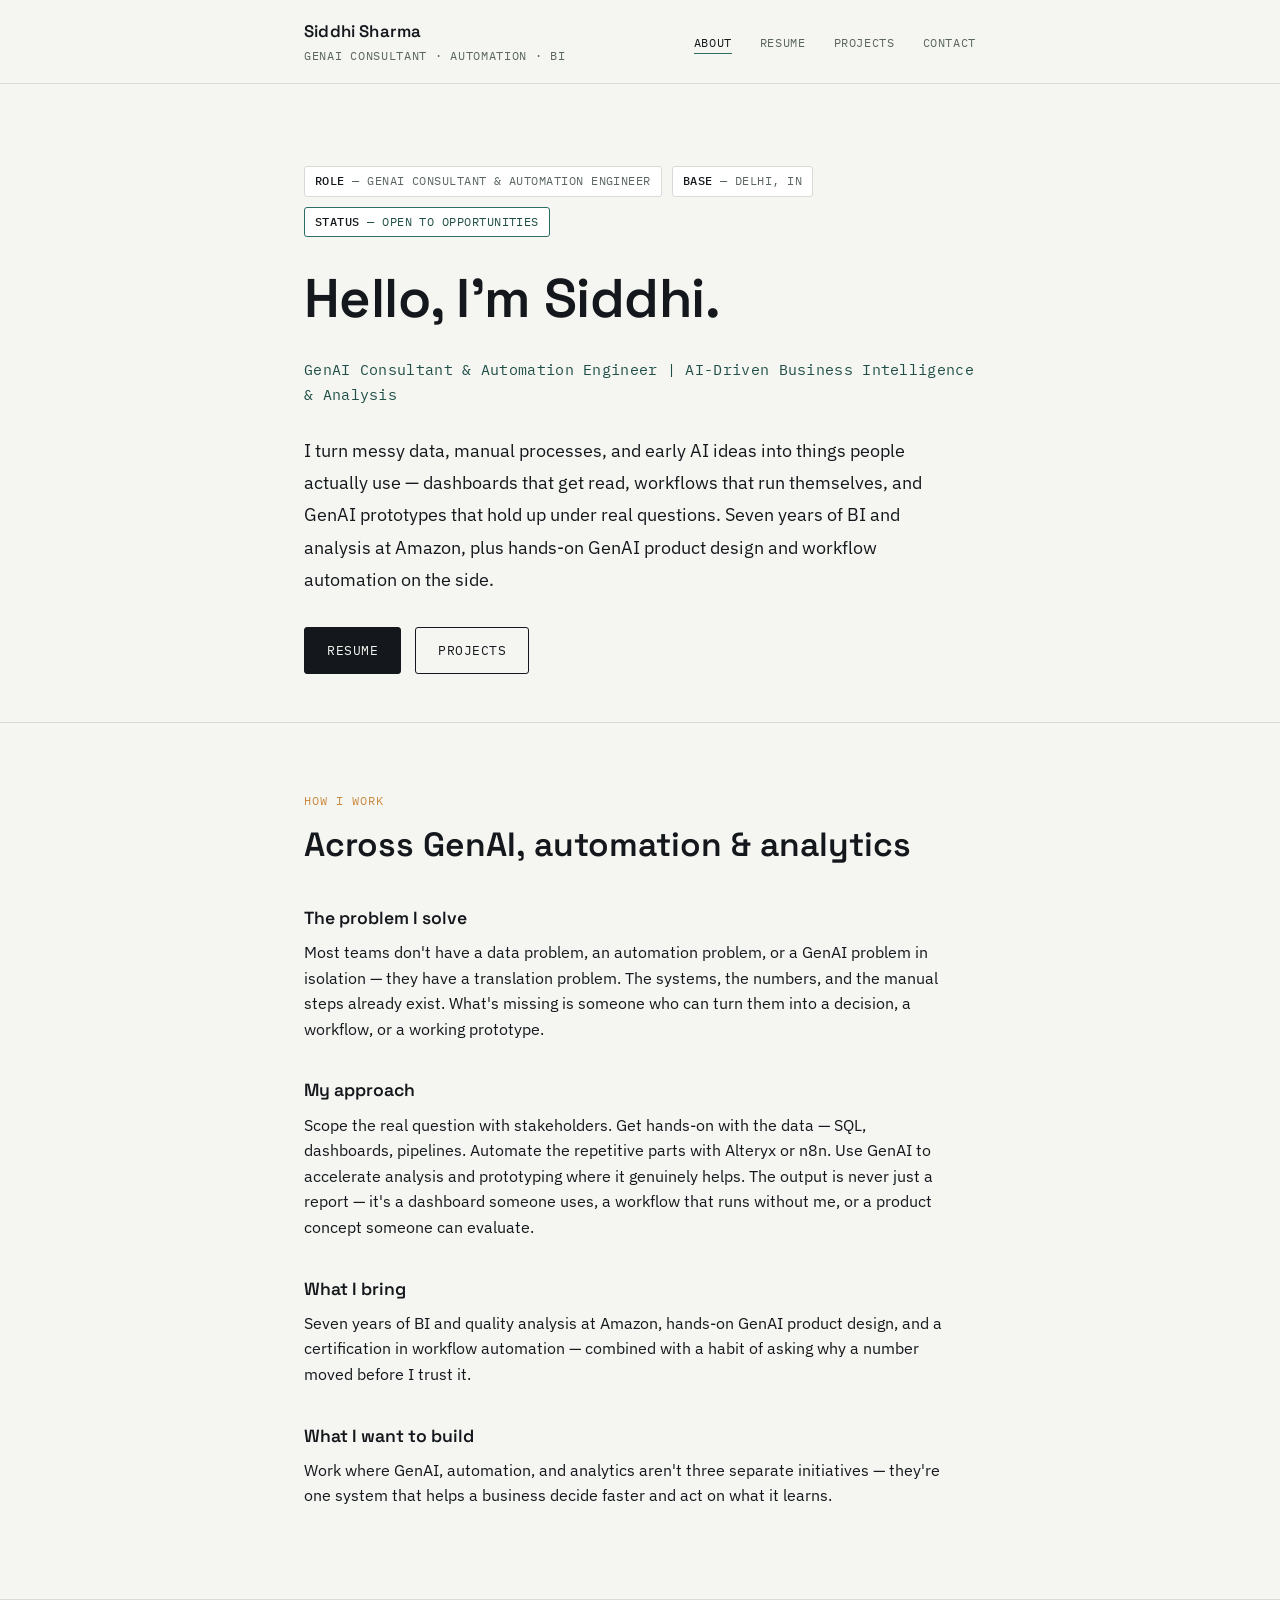
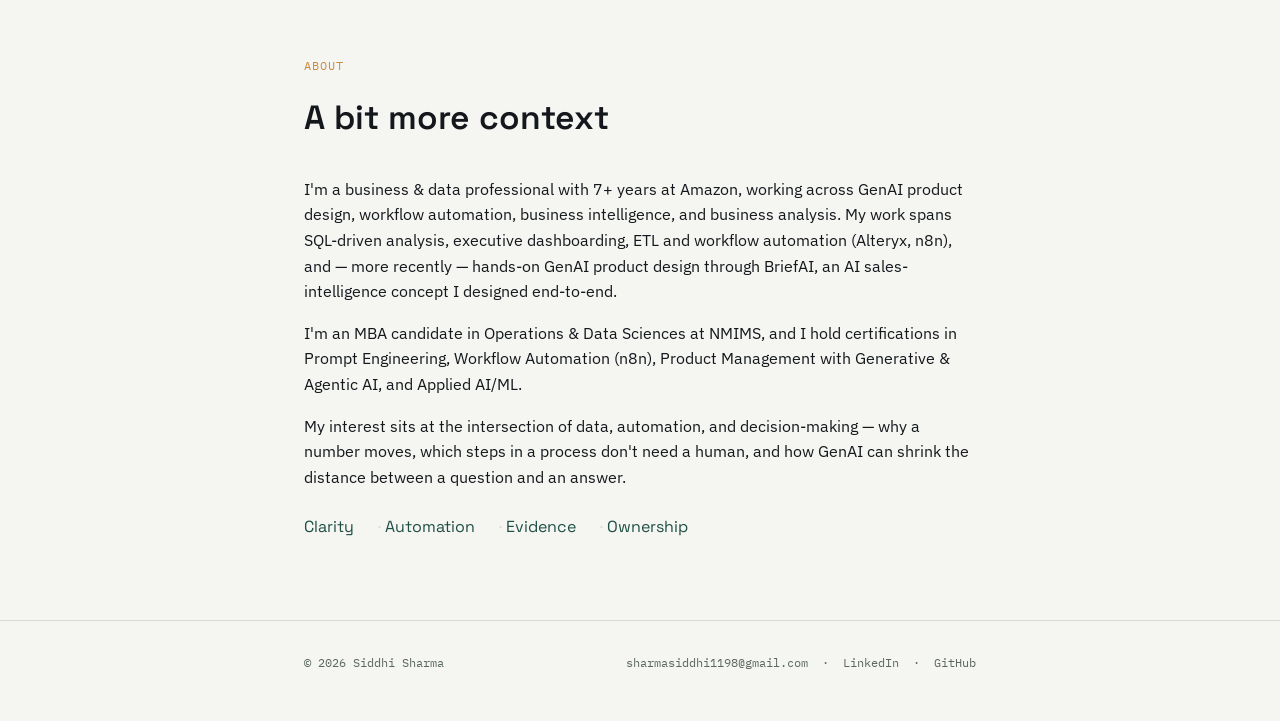
<file: index.html>
<!DOCTYPE html>
<html lang="en">
<head>
<meta charset="UTF-8" />
<meta name="viewport" content="width=device-width, initial-scale=1" />
<title>Siddhi Sharma — GenAI Consultant & Automation Engineer</title>
<meta name="description" content="Siddhi Sharma — GenAI Consultant & Automation Engineer. AI-driven business intelligence, workflow automation, and business analysis." />
<link rel="preconnect" href="https://fonts.googleapis.com">
<link rel="preconnect" href="https://fonts.gstatic.com" crossorigin>
<link href="https://fonts.googleapis.com/css2?family=Space+Grotesk:wght@500;600;700&family=IBM+Plex+Sans:wght@400;500;600&family=IBM+Plex+Mono:wght@400;500&display=swap" rel="stylesheet">
<link rel="stylesheet" href="assets/style.css" />
</head>
<body>

<header class="site-header">
  <div class="shell">
    <div class="brand">
      <span class="brand-name">Siddhi Sharma</span>
      <span class="brand-role">GenAI Consultant · Automation · BI</span>
    </div>
    <button class="nav-toggle" aria-label="Toggle navigation" aria-expanded="false">≡</button>
    <nav class="primary-nav">
      <ul>
        <li><a href="index.html" class="active">About</a></li>
        <li><a href="resume.html">Resume</a></li>
        <li><a href="projects.html">Projects</a></li>
        <li><a href="contact.html">Contact</a></li>
      </ul>
    </nav>
  </div>
</header>

<main>
  <section class="hero" style="border-top:none;">
    <div class="shell">
      <div class="tag-row">
        <span class="tag"><strong>Role</strong> — GenAI Consultant & Automation Engineer</span>
        <span class="tag"><strong>Base</strong> — Delhi, IN</span>
        <span class="tag accent"><strong>Status</strong> — Open to opportunities</span>
      </div>

      <h1>Hello, I'm Siddhi.</h1>
      <p class="subhead">GenAI Consultant & Automation Engineer | AI-Driven Business Intelligence & Analysis</p>

      <p class="lede">
        I turn messy data, manual processes, and early AI ideas into things
        people actually use — dashboards that get read, workflows that run
        themselves, and GenAI prototypes that hold up under real questions.
        Seven years of BI and analysis at Amazon, plus hands-on GenAI product
        design and workflow automation on the side.
      </p>

      <div class="cta-row">
        <a href="resume.html" class="btn btn-solid">Resume</a>
        <a href="projects.html" class="btn btn-outline">Projects</a>
      </div>
    </div>
  </section>

  <section class="reveal">
    <div class="shell">
      <p class="section-eyebrow">How I work</p>
      <h2 class="section-title">Across GenAI, automation & analytics</h2>

      <div class="think-block">
        <h3>The problem I solve</h3>
        <p>
          Most teams don't have a data problem, an automation problem, or a
          GenAI problem in isolation — they have a translation problem. The
          systems, the numbers, and the manual steps already exist. What's
          missing is someone who can turn them into a decision, a workflow,
          or a working prototype.
        </p>
      </div>

      <div class="think-block">
        <h3>My approach</h3>
        <p>
          Scope the real question with stakeholders. Get hands-on with the
          data — SQL, dashboards, pipelines. Automate the repetitive parts
          with Alteryx or n8n. Use GenAI to accelerate analysis and
          prototyping where it genuinely helps. The output is never just a
          report — it's a dashboard someone uses, a workflow that runs
          without me, or a product concept someone can evaluate.
        </p>
      </div>

      <div class="think-block">
        <h3>What I bring</h3>
        <p>
          Seven years of BI and quality analysis at Amazon, hands-on GenAI
          product design, and a certification in workflow automation —
          combined with a habit of asking why a number moved before I trust
          it.
        </p>
      </div>

      <div class="think-block">
        <h3>What I want to build</h3>
        <p>
          Work where GenAI, automation, and analytics aren't three separate
          initiatives — they're one system that helps a business decide
          faster and act on what it learns.
        </p>
      </div>
    </div>
  </section>

  <section class="reveal">
    <div class="shell bio">
      <p class="section-eyebrow">About</p>
      <h2 class="section-title">A bit more context</h2>

      <p>
        I'm a business & data professional with 7+ years at Amazon, working
        across GenAI product design, workflow automation, business
        intelligence, and business analysis. My work spans SQL-driven
        analysis, executive dashboarding, ETL and workflow automation
        (Alteryx, n8n), and — more recently — hands-on GenAI product design
        through BriefAI, an AI sales-intelligence concept I designed
        end-to-end.
      </p>
      <p>
        I'm an MBA candidate in Operations & Data Sciences at NMIMS, and I
        hold certifications in Prompt Engineering, Workflow Automation (n8n),
        Product Management with Generative & Agentic AI, and Applied AI/ML.
      </p>
      <p>
        My interest sits at the intersection of data, automation, and
        decision-making — why a number moves, which steps in a process don't
        need a human, and how GenAI can shrink the distance between a
        question and an answer.
      </p>

      <div class="keyword-row">
        <span>Clarity</span>
        <span>Automation</span>
        <span>Evidence</span>
        <span>Ownership</span>
      </div>
    </div>
  </section>
</main>

<footer class="site-footer">
  <div class="shell">
    <span>&copy; 2026 Siddhi Sharma</span>
    <span>
      <a href="mailto:sharmasiddhi1198@gmail.com">sharmasiddhi1198@gmail.com</a>
      &nbsp;·&nbsp;
      <a href="https://www.linkedin.com/in/" target="_blank" rel="noopener">LinkedIn</a>
      &nbsp;·&nbsp;
      <a href="https://github.com/sharmasiddhi1198" target="_blank" rel="noopener">GitHub</a>
    </span>
  </div>
</footer>

<script src="assets/script.js"></script>
</body>
</html>
</file>
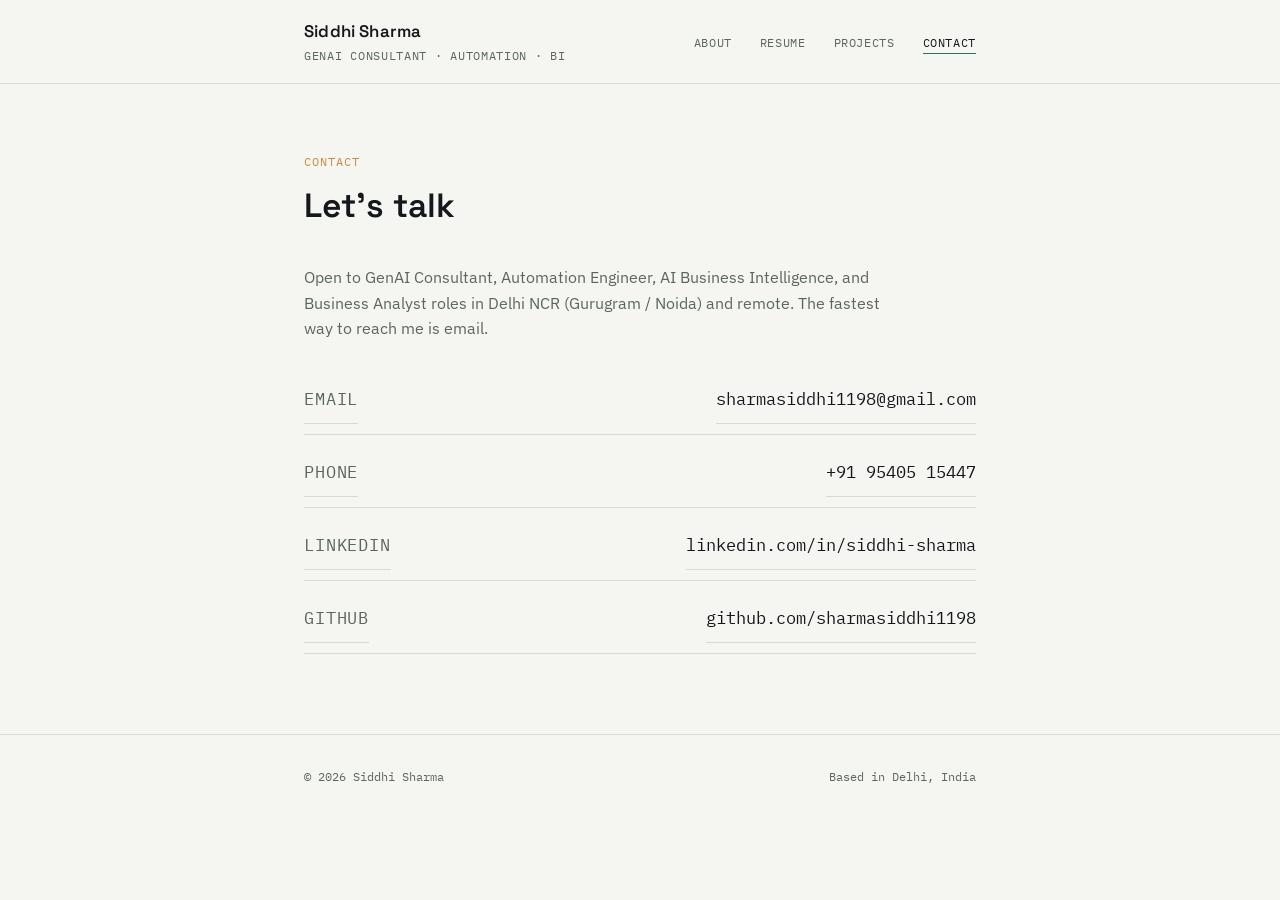
<file: contact.html>
<!DOCTYPE html>
<html lang="en">
<head>
<meta charset="UTF-8" />
<meta name="viewport" content="width=device-width, initial-scale=1" />
<title>Contact — Siddhi Sharma | GenAI Consultant & Automation Engineer</title>
<link rel="preconnect" href="https://fonts.googleapis.com">
<link rel="preconnect" href="https://fonts.gstatic.com" crossorigin>
<link href="https://fonts.googleapis.com/css2?family=Space+Grotesk:wght@500;600;700&family=IBM+Plex+Sans:wght@400;500;600&family=IBM+Plex+Mono:wght@400;500&display=swap" rel="stylesheet">
<link rel="stylesheet" href="assets/style.css" />
</head>
<body>

<header class="site-header">
  <div class="shell">
    <div class="brand">
      <span class="brand-name">Siddhi Sharma</span>
      <span class="brand-role">GenAI Consultant · Automation · BI</span>
    </div>
    <button class="nav-toggle" aria-label="Toggle navigation" aria-expanded="false">≡</button>
    <nav class="primary-nav">
      <ul>
        <li><a href="index.html">About</a></li>
        <li><a href="resume.html">Resume</a></li>
        <li><a href="projects.html">Projects</a></li>
        <li><a href="contact.html" class="active">Contact</a></li>
      </ul>
    </nav>
  </div>
</header>

<main>
  <section style="border-top:none;">
    <div class="shell">
      <p class="section-eyebrow">Contact</p>
      <h2 class="section-title">Let's talk</h2>
      <p style="max-width:600px; color:var(--muted);">
        Open to GenAI Consultant, Automation Engineer, AI Business
        Intelligence, and Business Analyst roles in Delhi NCR (Gurugram /
        Noida) and remote. The fastest way to reach me is email.
      </p>

      <div class="contact-list">
        <a href="mailto:sharmasiddhi1198@gmail.com">
          <span class="contact-label">Email</span>
          <span>sharmasiddhi1198@gmail.com</span>
        </a>
        <a href="tel:+919540515447">
          <span class="contact-label">Phone</span>
          <span>+91 95405 15447</span>
        </a>
        <a href="https://www.linkedin.com/in/" target="_blank" rel="noopener">
          <span class="contact-label">LinkedIn</span>
          <span>linkedin.com/in/siddhi-sharma</span>
        </a>
        <a href="https://github.com/sharmasiddhi1198" target="_blank" rel="noopener">
          <span class="contact-label">GitHub</span>
          <span>github.com/sharmasiddhi1198</span>
        </a>
      </div>
    </div>
  </section>
</main>

<footer class="site-footer">
  <div class="shell">
    <span>&copy; 2026 Siddhi Sharma</span>
    <span>Based in Delhi, India</span>
  </div>
</footer>

<script src="assets/script.js"></script>
</body>
</html>
</file>
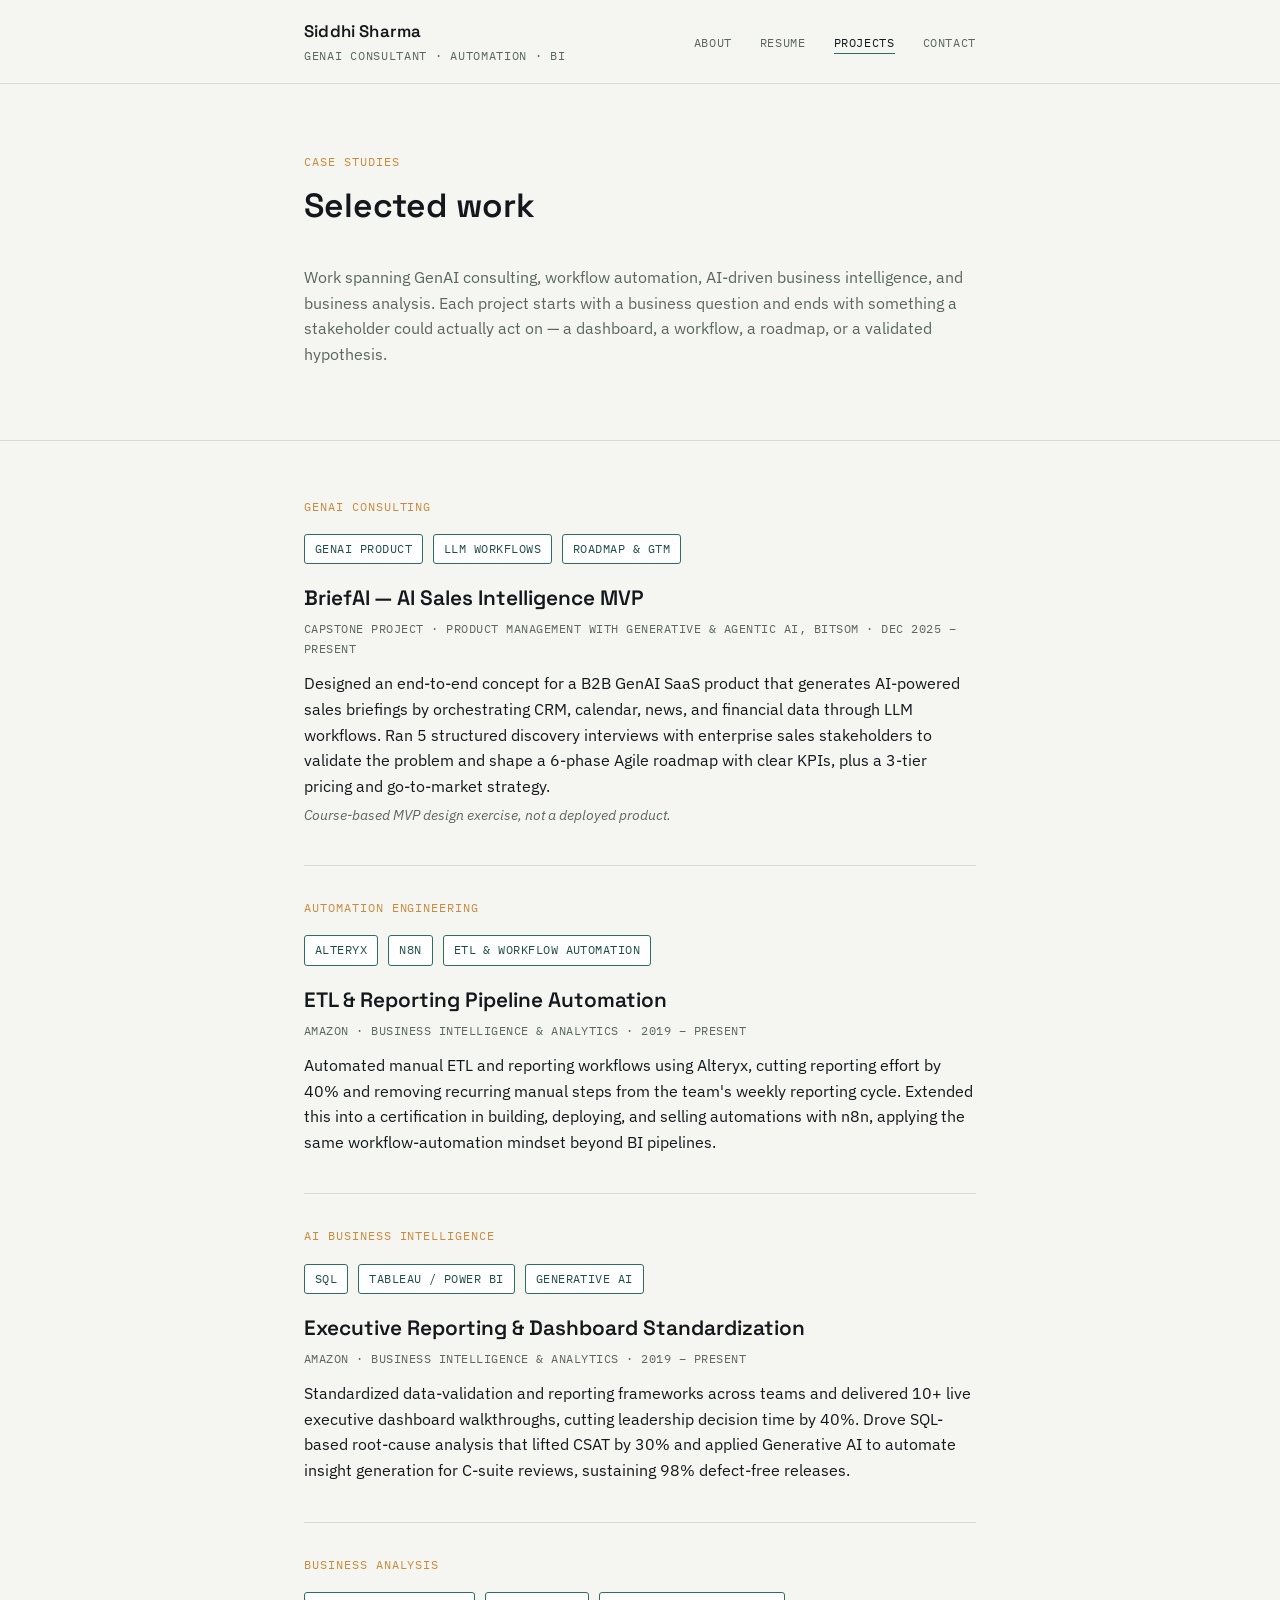
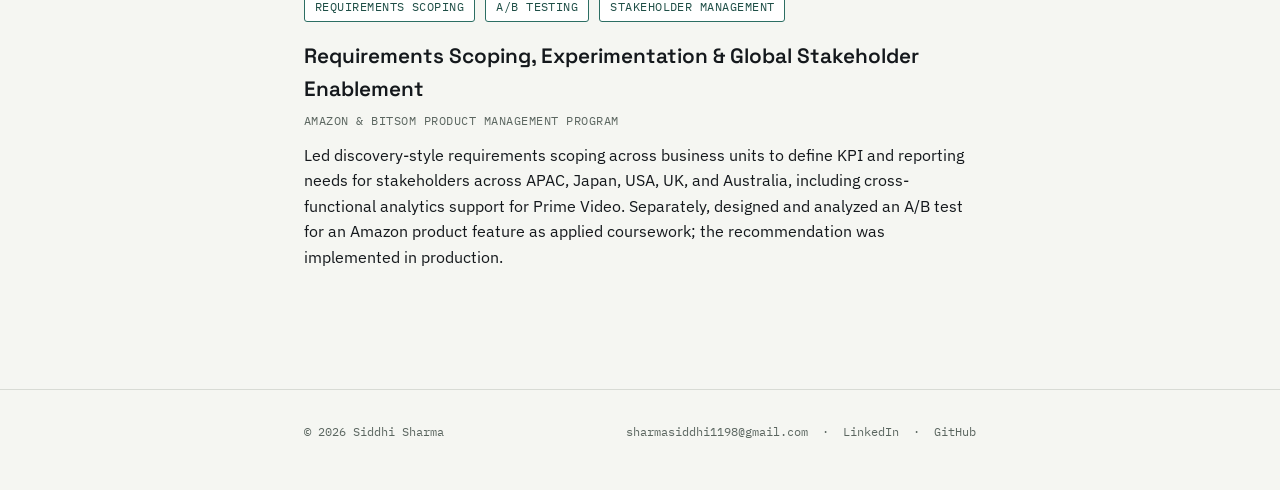
<file: projects.html>
<!DOCTYPE html>
<html lang="en">
<head>
<meta charset="UTF-8" />
<meta name="viewport" content="width=device-width, initial-scale=1" />
<title>Projects — Siddhi Sharma | GenAI Consultant & Automation Engineer</title>
<link rel="preconnect" href="https://fonts.googleapis.com">
<link rel="preconnect" href="https://fonts.gstatic.com" crossorigin>
<link href="https://fonts.googleapis.com/css2?family=Space+Grotesk:wght@500;600;700&family=IBM+Plex+Sans:wght@400;500;600&family=IBM+Plex+Mono:wght@400;500&display=swap" rel="stylesheet">
<link rel="stylesheet" href="assets/style.css" />
</head>
<body>

<header class="site-header">
  <div class="shell">
    <div class="brand">
      <span class="brand-name">Siddhi Sharma</span>
      <span class="brand-role">GenAI Consultant · Automation · BI</span>
    </div>
    <button class="nav-toggle" aria-label="Toggle navigation" aria-expanded="false">≡</button>
    <nav class="primary-nav">
      <ul>
        <li><a href="index.html">About</a></li>
        <li><a href="resume.html">Resume</a></li>
        <li><a href="projects.html" class="active">Projects</a></li>
        <li><a href="contact.html">Contact</a></li>
      </ul>
    </nav>
  </div>
</header>

<main>
  <section style="border-top:none;">
    <div class="shell">
      <p class="section-eyebrow">Case Studies</p>
      <h2 class="section-title">Selected work</h2>
      <p style="max-width:680px; color:var(--muted);">
        Work spanning GenAI consulting, workflow automation, AI-driven
        business intelligence, and business analysis. Each project starts
        with a business question and ends with something a stakeholder could
        actually act on — a dashboard, a workflow, a roadmap, or a validated
        hypothesis.
      </p>
    </div>
  </section>

  <section class="reveal">
    <div class="shell">

      <div class="case-study">
        <p class="section-eyebrow" style="margin-bottom:4px;">GenAI Consulting</p>
        <div class="tag-row">
          <span class="tag accent">GenAI Product</span>
          <span class="tag accent">LLM Workflows</span>
          <span class="tag accent">Roadmap & GTM</span>
        </div>
        <h3>BriefAI — AI Sales Intelligence MVP</h3>
        <p class="case-subtitle">Capstone project · Product Management with Generative & Agentic AI, BITSoM · Dec 2025 – Present</p>
        <p>
          Designed an end-to-end concept for a B2B GenAI SaaS product that
          generates AI-powered sales briefings by orchestrating CRM, calendar,
          news, and financial data through LLM workflows. Ran 5 structured
          discovery interviews with enterprise sales stakeholders to validate
          the problem and shape a 6-phase Agile roadmap with clear KPIs, plus
          a 3-tier pricing and go-to-market strategy.
        </p>
        <p class="case-note">Course-based MVP design exercise, not a deployed product.</p>
      </div>

      <div class="case-study">
        <p class="section-eyebrow" style="margin-bottom:4px;">Automation Engineering</p>
        <div class="tag-row">
          <span class="tag accent">Alteryx</span>
          <span class="tag accent">n8n</span>
          <span class="tag accent">ETL & Workflow Automation</span>
        </div>
        <h3>ETL & Reporting Pipeline Automation</h3>
        <p class="case-subtitle">Amazon · Business Intelligence & Analytics · 2019 – Present</p>
        <p>
          Automated manual ETL and reporting workflows using Alteryx, cutting
          reporting effort by 40% and removing recurring manual steps from
          the team's weekly reporting cycle. Extended this into a
          certification in building, deploying, and selling automations with
          n8n, applying the same workflow-automation mindset beyond BI
          pipelines.
        </p>
      </div>

      <div class="case-study">
        <p class="section-eyebrow" style="margin-bottom:4px;">AI Business Intelligence</p>
        <div class="tag-row">
          <span class="tag accent">SQL</span>
          <span class="tag accent">Tableau / Power BI</span>
          <span class="tag accent">Generative AI</span>
        </div>
        <h3>Executive Reporting & Dashboard Standardization</h3>
        <p class="case-subtitle">Amazon · Business Intelligence & Analytics · 2019 – Present</p>
        <p>
          Standardized data-validation and reporting frameworks across teams
          and delivered 10+ live executive dashboard walkthroughs, cutting
          leadership decision time by 40%. Drove SQL-based root-cause
          analysis that lifted CSAT by 30% and applied Generative AI to
          automate insight generation for C-suite reviews, sustaining 98%
          defect-free releases.
        </p>
      </div>

      <div class="case-study">
        <p class="section-eyebrow" style="margin-bottom:4px;">Business Analysis</p>
        <div class="tag-row">
          <span class="tag accent">Requirements Scoping</span>
          <span class="tag accent">A/B Testing</span>
          <span class="tag accent">Stakeholder Management</span>
        </div>
        <h3>Requirements Scoping, Experimentation & Global Stakeholder Enablement</h3>
        <p class="case-subtitle">Amazon & BITSoM Product Management Program</p>
        <p>
          Led discovery-style requirements scoping across business units to
          define KPI and reporting needs for stakeholders across APAC, Japan,
          USA, UK, and Australia, including cross-functional analytics
          support for Prime Video. Separately, designed and analyzed an A/B
          test for an Amazon product feature as applied coursework; the
          recommendation was implemented in production.
        </p>
      </div>

    </div>
  </section>
</main>

<footer class="site-footer">
  <div class="shell">
    <span>&copy; 2026 Siddhi Sharma</span>
    <span>
      <a href="mailto:sharmasiddhi1198@gmail.com">sharmasiddhi1198@gmail.com</a>
      &nbsp;·&nbsp;
      <a href="https://www.linkedin.com/in/" target="_blank" rel="noopener">LinkedIn</a>
      &nbsp;·&nbsp;
      <a href="https://github.com/sharmasiddhi1198" target="_blank" rel="noopener">GitHub</a>
    </span>
  </div>
</footer>

<script src="assets/script.js"></script>
</body>
</html>
</file>
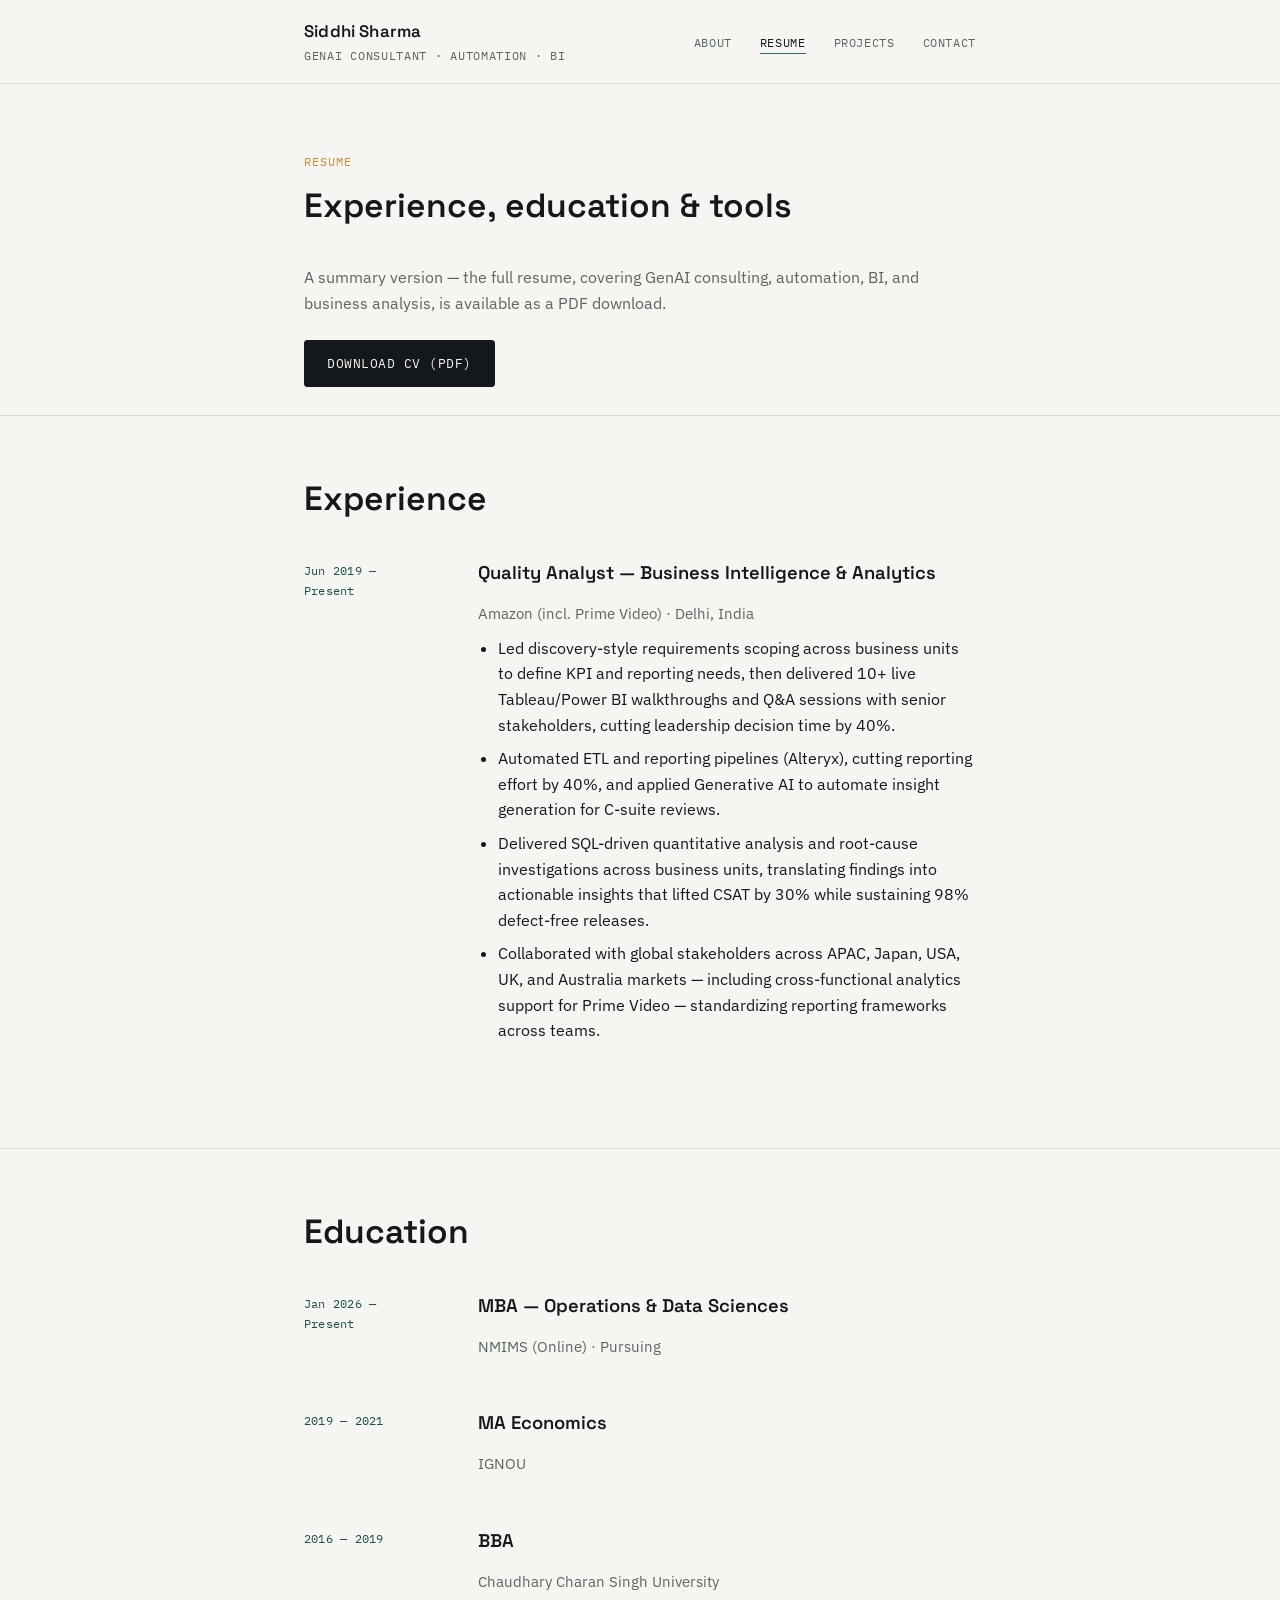
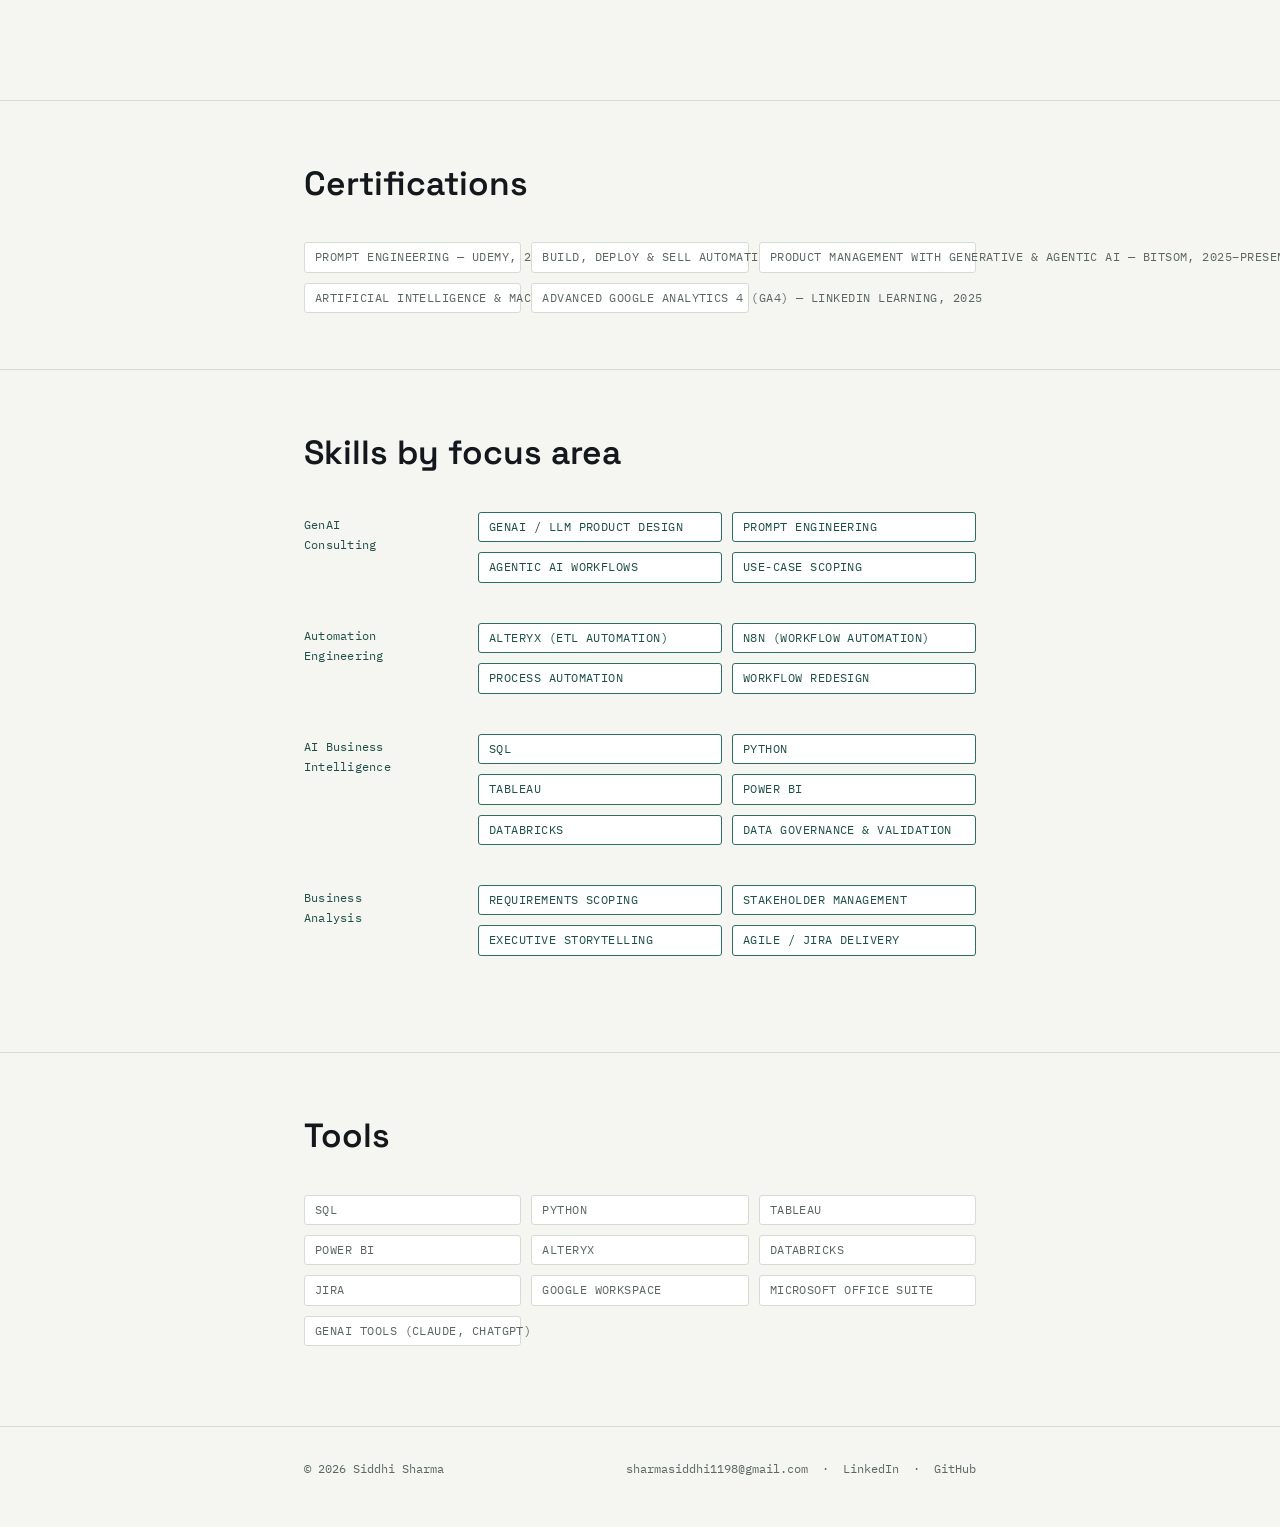
<file: resume.html>
<!DOCTYPE html>
<html lang="en">
<head>
<meta charset="UTF-8" />
<meta name="viewport" content="width=device-width, initial-scale=1" />
<title>Resume — Siddhi Sharma | GenAI Consultant & Automation Engineer</title>
<link rel="preconnect" href="https://fonts.googleapis.com">
<link rel="preconnect" href="https://fonts.gstatic.com" crossorigin>
<link href="https://fonts.googleapis.com/css2?family=Space+Grotesk:wght@500;600;700&family=IBM+Plex+Sans:wght@400;500;600&family=IBM+Plex+Mono:wght@400;500&display=swap" rel="stylesheet">
<link rel="stylesheet" href="assets/style.css" />
</head>
<body>

<header class="site-header">
  <div class="shell">
    <div class="brand">
      <span class="brand-name">Siddhi Sharma</span>
      <span class="brand-role">GenAI Consultant · Automation · BI</span>
    </div>
    <button class="nav-toggle" aria-label="Toggle navigation" aria-expanded="false">≡</button>
    <nav class="primary-nav">
      <ul>
        <li><a href="index.html">About</a></li>
        <li><a href="resume.html" class="active">Resume</a></li>
        <li><a href="projects.html">Projects</a></li>
        <li><a href="contact.html">Contact</a></li>
      </ul>
    </nav>
  </div>
</header>

<main>
  <section style="border-top:none; padding-bottom: 24px;">
    <div class="shell">
      <p class="section-eyebrow">Resume</p>
      <h2 class="section-title">Experience, education & tools</h2>
      <p style="max-width:640px; color:var(--muted);">
        A summary version — the full resume, covering GenAI consulting, automation, BI, and business analysis, is available as a PDF download.
      </p>
      <div class="download-cta">
        <a href="assets/Siddhi_Sharma_Resume.pdf" class="btn btn-solid" download>Download CV (PDF)</a>
      </div>
    </div>
  </section>

  <section class="reveal">
    <div class="shell">
      <h2 class="section-title">Experience</h2>

      <div class="timeline-item">
        <div class="timeline-date">Jun 2019 —<br>Present</div>
        <div>
          <p class="timeline-role">Quality Analyst — Business Intelligence & Analytics</p>
          <p class="timeline-org">Amazon (incl. Prime Video) · Delhi, India</p>
          <ul>
            <li>Led discovery-style requirements scoping across business units to define KPI and reporting needs, then delivered 10+ live Tableau/Power BI walkthroughs and Q&A sessions with senior stakeholders, cutting leadership decision time by 40%.</li>
            <li>Automated ETL and reporting pipelines (Alteryx), cutting reporting effort by 40%, and applied Generative AI to automate insight generation for C-suite reviews.</li>
            <li>Delivered SQL-driven quantitative analysis and root-cause investigations across business units, translating findings into actionable insights that lifted CSAT by 30% while sustaining 98% defect-free releases.</li>
            <li>Collaborated with global stakeholders across APAC, Japan, USA, UK, and Australia markets — including cross-functional analytics support for Prime Video — standardizing reporting frameworks across teams.</li>
          </ul>
        </div>
      </div>
    </div>
  </section>

  <section class="reveal">
    <div class="shell">
      <h2 class="section-title">Education</h2>

      <div class="timeline-item">
        <div class="timeline-date">Jan 2026 —<br>Present</div>
        <div>
          <p class="timeline-role">MBA — Operations & Data Sciences</p>
          <p class="timeline-org">NMIMS (Online) · Pursuing</p>
        </div>
      </div>

      <div class="timeline-item">
        <div class="timeline-date">2019 — 2021</div>
        <div>
          <p class="timeline-role">MA Economics</p>
          <p class="timeline-org">IGNOU</p>
        </div>
      </div>

      <div class="timeline-item">
        <div class="timeline-date">2016 — 2019</div>
        <div>
          <p class="timeline-role">BBA</p>
          <p class="timeline-org">Chaudhary Charan Singh University</p>
        </div>
      </div>
    </div>
  </section>

  <section class="reveal">
    <div class="shell">
      <h2 class="section-title">Certifications</h2>
      <div class="skills-grid">
        <span class="tag">Prompt Engineering — Udemy, 2026</span>
        <span class="tag">Build, Deploy & Sell Automations with n8n — Udemy, 2026</span>
        <span class="tag">Product Management with Generative & Agentic AI — BITSoM, 2025–Present</span>
        <span class="tag">Artificial Intelligence & Machine Learning — Google, 2025</span>
        <span class="tag">Advanced Google Analytics 4 (GA4) — LinkedIn Learning, 2025</span>
      </div>
    </div>
  </section>

  <section class="reveal">
    <div class="shell">
      <h2 class="section-title">Skills by focus area</h2>

      <div class="timeline-item">
        <div class="timeline-date">GenAI<br>Consulting</div>
        <div class="skills-grid">
          <span class="tag accent">GenAI / LLM Product Design</span>
          <span class="tag accent">Prompt Engineering</span>
          <span class="tag accent">Agentic AI Workflows</span>
          <span class="tag accent">Use-Case Scoping</span>
        </div>
      </div>

      <div class="timeline-item">
        <div class="timeline-date">Automation<br>Engineering</div>
        <div class="skills-grid">
          <span class="tag accent">Alteryx (ETL Automation)</span>
          <span class="tag accent">n8n (Workflow Automation)</span>
          <span class="tag accent">Process Automation</span>
          <span class="tag accent">Workflow Redesign</span>
        </div>
      </div>

      <div class="timeline-item">
        <div class="timeline-date">AI Business<br>Intelligence</div>
        <div class="skills-grid">
          <span class="tag accent">SQL</span>
          <span class="tag accent">Python</span>
          <span class="tag accent">Tableau</span>
          <span class="tag accent">Power BI</span>
          <span class="tag accent">Databricks</span>
          <span class="tag accent">Data Governance & Validation</span>
        </div>
      </div>

      <div class="timeline-item">
        <div class="timeline-date">Business<br>Analysis</div>
        <div class="skills-grid">
          <span class="tag accent">Requirements Scoping</span>
          <span class="tag accent">Stakeholder Management</span>
          <span class="tag accent">Executive Storytelling</span>
          <span class="tag accent">Agile / JIRA Delivery</span>
        </div>
      </div>
    </div>
  </section>

  <section class="reveal">
    <div class="shell">
      <h2 class="section-title">Tools</h2>
      <div class="skills-grid">
        <span class="tag">SQL</span>
        <span class="tag">Python</span>
        <span class="tag">Tableau</span>
        <span class="tag">Power BI</span>
        <span class="tag">Alteryx</span>
        <span class="tag">Databricks</span>
        <span class="tag">JIRA</span>
        <span class="tag">Google Workspace</span>
        <span class="tag">Microsoft Office Suite</span>
        <span class="tag">GenAI tools (Claude, ChatGPT)</span>
      </div>
    </div>
  </section>
</main>

<footer class="site-footer">
  <div class="shell">
    <span>&copy; 2026 Siddhi Sharma</span>
    <span>
      <a href="mailto:sharmasiddhi1198@gmail.com">sharmasiddhi1198@gmail.com</a>
      &nbsp;·&nbsp;
      <a href="https://www.linkedin.com/in/" target="_blank" rel="noopener">LinkedIn</a>
      &nbsp;·&nbsp;
      <a href="https://github.com/sharmasiddhi1198" target="_blank" rel="noopener">GitHub</a>
    </span>
  </div>
</footer>

<script src="assets/script.js"></script>
</body>
</html>
</file>
<file: assets/style.css>
/* =========================================================
   Siddhi Sharma — Portfolio
   Design tokens
   ========================================================= */
:root {
  --paper: #F5F6F2;
  --paper-raised: #FFFFFF;
  --ink: #14181C;
  --muted: #5B6660;
  --line: #D8DBD5;
  --teal: #2C6E63;
  --teal-deep: #1E4E46;
  --amber: #C98A3E;

  --font-display: "Space Grotesk", "Arial Narrow", sans-serif;
  --font-body: "IBM Plex Sans", "Segoe UI", sans-serif;
  --font-mono: "IBM Plex Mono", "Courier New", monospace;

  --maxw: 800px;
  --gutter: clamp(20px, 6vw, 64px);
}

* { box-sizing: border-box; }

html { scroll-behavior: smooth; }

body {
  margin: 0;
  background: var(--paper);
  color: var(--ink);
  font-family: var(--font-body);
  font-size: 16px;
  line-height: 1.6;
  -webkit-font-smoothing: antialiased;
}

@media (prefers-reduced-motion: reduce) {
  html { scroll-behavior: auto; }
  * { animation: none !important; transition: none !important; }
}

a {
  color: inherit;
  text-decoration: none;
}

img { max-width: 100%; display: block; }

/* ---------- Layout shell ---------- */
.shell {
  max-width: var(--maxw);
  margin: 0 auto;
  padding: 0 var(--gutter);
}

/* ---------- Header / Nav ---------- */
.site-header {
  border-bottom: 1px solid var(--line);
  position: sticky;
  top: 0;
  background: rgba(245, 246, 242, 0.92);
  backdrop-filter: blur(6px);
  z-index: 20;
}

.site-header .shell {
  display: flex;
  align-items: center;
  justify-content: space-between;
  padding-top: 18px;
  padding-bottom: 18px;
}

.brand {
  display: flex;
  flex-direction: column;
  gap: 2px;
}

.brand-name {
  font-family: var(--font-display);
  font-weight: 600;
  font-size: 1.05rem;
  letter-spacing: 0.01em;
}

.brand-role {
  font-family: var(--font-mono);
  font-size: 0.72rem;
  letter-spacing: 0.06em;
  text-transform: uppercase;
  color: var(--muted);
}

nav.primary-nav ul {
  list-style: none;
  display: flex;
  gap: 28px;
  margin: 0;
  padding: 0;
}

nav.primary-nav a {
  font-family: var(--font-mono);
  font-size: 0.78rem;
  letter-spacing: 0.05em;
  text-transform: uppercase;
  color: var(--muted);
  position: relative;
  padding-bottom: 4px;
}

nav.primary-nav a::after {
  content: "";
  position: absolute;
  left: 0;
  bottom: 0;
  width: 0%;
  height: 1px;
  background: var(--teal);
  transition: width 0.25s ease;
}

nav.primary-nav a:hover::after,
nav.primary-nav a.active::after {
  width: 100%;
}

nav.primary-nav a.active {
  color: var(--ink);
}

.nav-toggle {
  display: none;
  background: none;
  border: 1px solid var(--line);
  border-radius: 4px;
  width: 36px;
  height: 36px;
  font-family: var(--font-mono);
  cursor: pointer;
}

@media (max-width: 640px) {
  nav.primary-nav {
    display: none;
    width: 100%;
    order: 3;
  }
  nav.primary-nav.open {
    display: block;
    padding-bottom: 16px;
  }
  nav.primary-nav ul {
    flex-direction: column;
    gap: 14px;
  }
  .site-header .shell {
    flex-wrap: wrap;
  }
  .nav-toggle { display: block; }
}

/* ---------- Tag chips (signature device) ---------- */
.tag-row {
  display: flex;
  flex-wrap: wrap;
  gap: 10px;
  margin: 18px 0;
}

.tag {
  font-family: var(--font-mono);
  font-size: 0.72rem;
  letter-spacing: 0.04em;
  text-transform: uppercase;
  border: 1px solid var(--line);
  border-radius: 3px;
  padding: 5px 10px;
  color: var(--muted);
  background: var(--paper-raised);
  white-space: nowrap;
}

.tag strong {
  color: var(--ink);
  font-weight: 500;
}

.tag.accent {
  border-color: var(--teal);
  color: var(--teal-deep);
}

/* ---------- Hero ---------- */
.hero {
  padding: 64px 0 48px;
}

.hero h1 {
  font-family: var(--font-display);
  font-weight: 600;
  font-size: clamp(2.4rem, 6vw, 3.4rem);
  margin: 10px 0 6px;
  letter-spacing: -0.01em;
}

.hero .subhead {
  font-family: var(--font-mono);
  font-size: 0.95rem;
  color: var(--teal-deep);
  letter-spacing: 0.02em;
  margin-bottom: 28px;
}

.hero .lede {
  font-size: 1.15rem;
  line-height: 1.75;
  max-width: 640px;
}

.hero .lede .line-break-group {
  display: block;
  margin: 2px 0;
}

.hero .closing-line {
  margin-top: 28px;
  font-family: var(--font-display);
  font-size: 1.3rem;
  color: var(--teal-deep);
}

.cta-row {
  display: flex;
  gap: 14px;
  margin-top: 32px;
  flex-wrap: wrap;
}

.btn {
  display: inline-block;
  font-family: var(--font-mono);
  font-size: 0.82rem;
  letter-spacing: 0.04em;
  text-transform: uppercase;
  padding: 12px 22px;
  border-radius: 3px;
  border: 1px solid var(--ink);
  transition: background 0.2s ease, color 0.2s ease, transform 0.15s ease;
}

.btn:hover { transform: translateY(-1px); }

.btn-solid {
  background: var(--ink);
  color: var(--paper);
}
.btn-solid:hover { background: var(--teal-deep); border-color: var(--teal-deep); }

.btn-outline {
  background: transparent;
  color: var(--ink);
}
.btn-outline:hover { background: var(--ink); color: var(--paper); }

/* ---------- Sections ---------- */
section {
  padding: 56px 0;
  border-top: 1px solid var(--line);
}

.section-eyebrow {
  font-family: var(--font-mono);
  font-size: 0.75rem;
  letter-spacing: 0.08em;
  text-transform: uppercase;
  color: var(--amber);
  margin-bottom: 8px;
}

.section-title {
  font-family: var(--font-display);
  font-weight: 600;
  font-size: clamp(1.5rem, 4vw, 2.1rem);
  margin: 0 0 32px;
}

.think-block {
  margin-bottom: 34px;
}

.think-block h3 {
  font-family: var(--font-display);
  font-size: 1.1rem;
  font-weight: 600;
  margin: 0 0 8px;
}

.think-block p {
  margin: 0;
  color: var(--ink);
  max-width: 640px;
}

.bio p {
  max-width: 680px;
  margin: 0 0 16px;
}

.keyword-row {
  display: flex;
  gap: 24px;
  flex-wrap: wrap;
  margin-top: 24px;
  font-family: var(--font-display);
  font-size: 1rem;
  color: var(--teal-deep);
}

.keyword-row span::before {
  content: "· ";
  color: var(--line);
}
.keyword-row span:first-child::before { content: ""; }

/* ---------- Resume: timeline ---------- */
.timeline-item {
  display: grid;
  grid-template-columns: 150px 1fr;
  gap: 24px;
  margin-bottom: 40px;
}

@media (max-width: 640px) {
  .timeline-item {
    grid-template-columns: 1fr;
    gap: 8px;
  }
}

.timeline-date {
  font-family: var(--font-mono);
  font-size: 0.78rem;
  color: var(--teal-deep);
  letter-spacing: 0.02em;
  padding-top: 3px;
}

.timeline-role {
  font-family: var(--font-display);
  font-weight: 600;
  font-size: 1.15rem;
  margin: 0 0 2px;
}

.timeline-org {
  color: var(--muted);
  font-size: 0.92rem;
  margin-bottom: 10px;
}

.timeline-item ul {
  margin: 0;
  padding-left: 20px;
}

.timeline-item li {
  margin-bottom: 8px;
}

.skills-grid {
  display: grid;
  grid-template-columns: repeat(auto-fill, minmax(200px, 1fr));
  gap: 10px;
}

.skills-grid .tag { width: 100%; text-align: left; }

.download-cta {
  margin: 24px 0 4px;
}

/* ---------- Projects ---------- */
.case-study {
  padding: 32px 0;
  border-top: 1px solid var(--line);
}
.case-study:first-of-type { border-top: none; padding-top: 0; }

.case-study h3 {
  font-family: var(--font-display);
  font-size: 1.3rem;
  font-weight: 600;
  margin: 0 0 4px;
}

.case-study .case-subtitle {
  font-family: var(--font-mono);
  font-size: 0.78rem;
  color: var(--muted);
  text-transform: uppercase;
  letter-spacing: 0.04em;
  margin-bottom: 12px;
}

.case-study p {
  max-width: 680px;
  margin: 0 0 6px;
}

.case-note {
  font-size: 0.85rem;
  color: var(--muted);
  font-style: italic;
}

/* ---------- Contact ---------- */
.contact-list {
  display: flex;
  flex-direction: column;
  gap: 4px;
  margin-top: 24px;
}

.contact-list a,
.contact-list span {
  font-family: var(--font-mono);
  font-size: 1.05rem;
  padding: 10px 0;
  border-bottom: 1px solid var(--line);
  display: flex;
  justify-content: space-between;
}

.contact-list a:hover { color: var(--teal-deep); }

.contact-label {
  color: var(--muted);
  font-size: 0.78rem;
  text-transform: uppercase;
  letter-spacing: 0.05em;
  align-self: center;
}

/* ---------- Footer ---------- */
footer.site-footer {
  border-top: 1px solid var(--line);
  padding: 32px 0 48px;
  margin-top: 24px;
}

footer.site-footer .shell {
  display: flex;
  justify-content: space-between;
  flex-wrap: wrap;
  gap: 12px;
  font-family: var(--font-mono);
  font-size: 0.78rem;
  color: var(--muted);
}

footer.site-footer a:hover { color: var(--teal-deep); }

/* ---------- Reveal-on-scroll ---------- */
.reveal {
  opacity: 0;
  transform: translateY(14px);
  transition: opacity 0.6s ease, transform 0.6s ease;
}
.reveal.is-visible {
  opacity: 1;
  transform: translateY(0);
}

/* ---------- Focus states ---------- */
a:focus-visible,
button:focus-visible {
  outline: 2px solid var(--teal);
  outline-offset: 2px;
}
</file>
